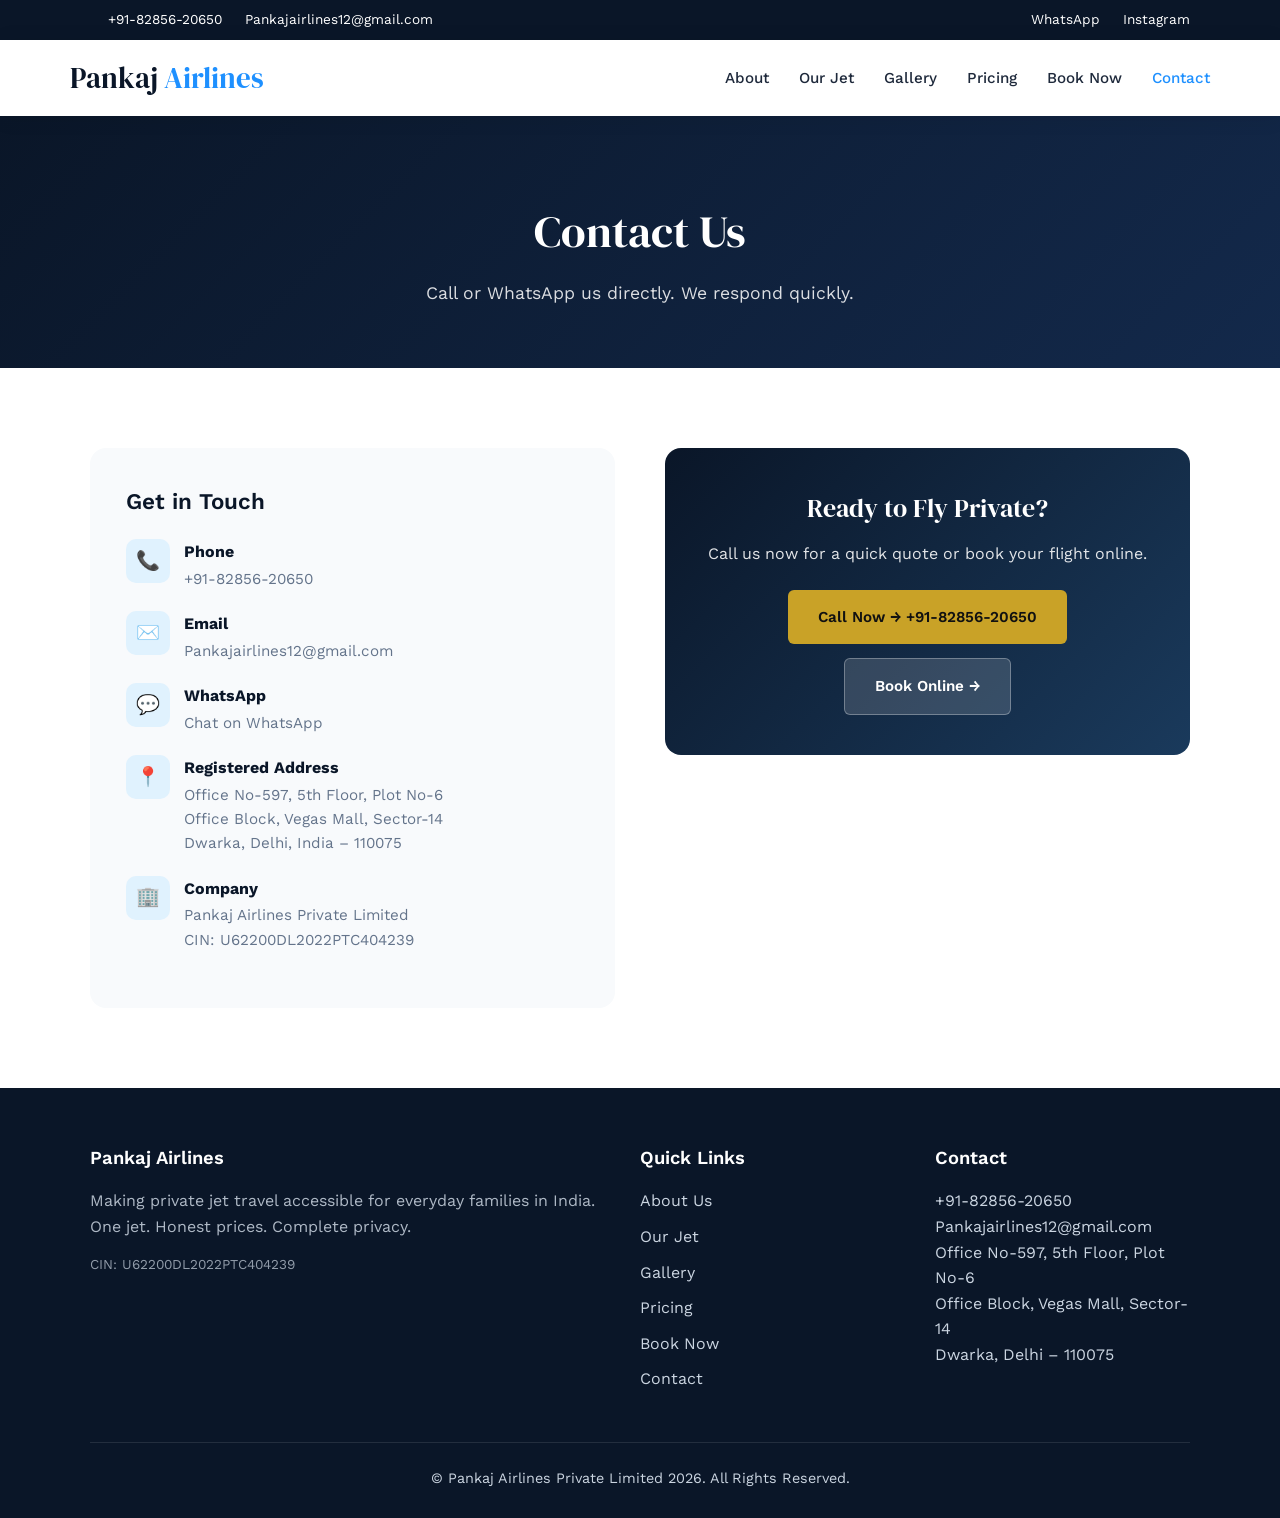
<file: contact.html>
<!DOCTYPE html>
<html lang="en">
<head>
  <meta charset="UTF-8">
  <meta name="viewport" content="width=device-width, initial-scale=1.0">
  <title>Contact – Pankaj Airlines</title>
  <link rel="preconnect" href="https://fonts.googleapis.com">
  <link rel="preconnect" href="https://fonts.gstatic.com" crossorigin>
  <link href="https://fonts.googleapis.com/css2?family=DM+Serif+Display&family=Work+Sans:wght@300;400;500;600;700&display=swap" rel="stylesheet">
  <style>
    :root {
      --primary: #0a1628;
      --accent: #1e90ff;
      --accent-dark: #0066cc;
      --gold: #c9a227;
      --light: #f8fafc;
      --text: #1e293b;
      --muted: #64748b;
    }
    * { margin: 0; padding: 0; box-sizing: border-box; }
    body { font-family: 'Work Sans', sans-serif; color: var(--text); line-height: 1.6; background: #fff; }
    h1, h2, h3 { font-family: 'DM Serif Display', serif; font-weight: 400; }
    a { text-decoration: none; color: inherit; }
    img { max-width: 100%; display: block; }
    .container { width: 100%; max-width: 1140px; margin: 0 auto; padding: 0 20px; }

    .top-bar { background: var(--primary); color: #fff; font-size: 0.85rem; padding: 9px 0; }
    .top-bar .container { display: flex; justify-content: space-between; align-items: center; flex-wrap: wrap; gap: 10px; }
    .top-bar a { color: #fff; margin-left: 18px; transition: opacity 0.2s; }
    .top-bar a:hover { opacity: 0.8; }

    header { background: rgba(255,255,255,0.97); backdrop-filter: blur(10px); box-shadow: 0 2px 20px rgba(0,0,0,0.08); position: sticky; top: 0; z-index: 1000; }
    .nav-wrap { display: flex; justify-content: space-between; align-items: center; padding: 15px 0; }
    .logo { font-family: 'DM Serif Display', serif; font-size: 1.8rem; color: var(--primary); }
    .logo span { color: var(--accent); }
    nav ul { display: flex; list-style: none; gap: 30px; }
    nav a { font-weight: 500; font-size: 0.95rem; transition: color 0.2s; }
    nav a:hover, nav a.active { color: var(--accent); }
    .menu-toggle { display: none; background: none; border: none; font-size: 1.6rem; cursor: pointer; }

    .page-hero { background: linear-gradient(135deg, #0a1628 0%, #13294b 100%); color: #fff; padding: 80px 0 60px; text-align: center; }
    .page-hero h1 { font-size: 2.8rem; margin-bottom: 12px; }
    .page-hero p { opacity: 0.85; font-size: 1.1rem; max-width: 600px; margin: 0 auto; }

    .btn { display: inline-flex; align-items: center; gap: 8px; background: var(--accent); color: #fff; padding: 15px 30px; border-radius: 6px; font-weight: 600; font-size: 0.95rem; transition: all 0.25s; border: none; cursor: pointer; }
    .btn:hover { background: var(--accent-dark); transform: translateY(-2px); }
    .btn-gold { background: var(--gold); color: #111; }
    .btn-gold:hover { background: #b8921f; }

    section { padding: 80px 0; }
    .contact-grid { display: grid; grid-template-columns: 1fr 1fr; gap: 50px; align-items: start; }
    .contact-card { background: #f8fafc; border-radius: 16px; padding: 36px; }
    .contact-card h3 { font-size: 1.4rem; color: var(--primary); margin-bottom: 20px; font-family: 'Work Sans', sans-serif; font-weight: 600; }
    .contact-item { display: flex; gap: 14px; margin-bottom: 20px; align-items: flex-start; }
    .contact-item .icon { width: 44px; height: 44px; background: #e0f2fe; color: var(--accent); border-radius: 10px; display: flex; align-items: center; justify-content: center; font-size: 1.2rem; flex-shrink: 0; }
    .contact-item strong { display: block; color: var(--primary); margin-bottom: 2px; }
    .contact-item p { color: var(--muted); font-size: 0.95rem; }
    .cta-box { background: linear-gradient(135deg, #0a1628, #1a3a5c); color: #fff; border-radius: 16px; padding: 40px; text-align: center; }
    .cta-box h3 { font-size: 1.6rem; margin-bottom: 12px; }
    .cta-box p { opacity: 0.88; margin-bottom: 24px; }

    footer { background: var(--primary); color: #cbd5e1; padding: 55px 0 28px; }
    .footer-grid { display: grid; grid-template-columns: 2fr 1fr 1fr; gap: 40px; margin-bottom: 40px; }
    .footer-col h4 { color: #fff; font-size: 1.15rem; margin-bottom: 16px; font-family: 'Work Sans', sans-serif; font-weight: 600; }
    .footer-col ul { list-style: none; }
    .footer-col li { margin-bottom: 10px; }
    .footer-col a:hover { color: var(--accent); }
    .copyright { border-top: 1px solid rgba(255,255,255,0.1); padding-top: 24px; text-align: center; font-size: 0.9rem; }

    @media (max-width: 900px) {
      .contact-grid { grid-template-columns: 1fr; }
      .footer-grid { grid-template-columns: 1fr 1fr; }
      nav ul { display: none; }
      .menu-toggle { display: block; }
      nav ul.active { display: flex; flex-direction: column; position: absolute; top: 100%; left: 0; right: 0; background: #fff; padding: 22px; box-shadow: 0 12px 25px rgba(0,0,0,0.1); }
    }
    @media (max-width: 600px) { .footer-grid { grid-template-columns: 1fr; } .page-hero h1 { font-size: 2.1rem; } }
  </style>
</head>
<body>
  <div class="top-bar">
    <div class="container">
      <div>
        <a href="tel:+918285620650">+91-82856-20650</a>
        <a href="mailto:Pankajairlines12@gmail.com">Pankajairlines12@gmail.com</a>
      </div>
      <div>
        <a href="https://wa.me/918285620650" target="_blank">WhatsApp</a>
        <a href="#">Instagram</a>
      </div>
    </div>
  </div>

  <header>
    <div class="container nav-wrap">
      <a href="index.html" class="logo">Pankaj <span>Airlines</span></a>
      <button class="menu-toggle" onclick="document.querySelector('nav ul').classList.toggle('active')">☰</button>
      <nav>
        <ul>
          <li><a href="about.html">About</a></li>
          <li><a href="our-jet.html">Our Jet</a></li>
          <li><a href="gallery.html">Gallery</a></li>
          <li><a href="pricing.html">Pricing</a></li>
          <li><a href="booking.html">Book Now</a></li>
          <li><a href="contact.html" class="active">Contact</a></li>
        </ul>
      </nav>
    </div>
  </header>

  <div class="page-hero">
    <div class="container">
      <h1>Contact Us</h1>
      <p>Call or WhatsApp us directly. We respond quickly.</p>
    </div>
  </div>

  <section>
    <div class="container">
      <div class="contact-grid">
        <div class="contact-card">
          <h3>Get in Touch</h3>
          <div class="contact-item">
            <div class="icon">📞</div>
            <div>
              <strong>Phone</strong>
              <p><a href="tel:+918285620650">+91-82856-20650</a></p>
            </div>
          </div>
          <div class="contact-item">
            <div class="icon">✉️</div>
            <div>
              <strong>Email</strong>
              <p><a href="mailto:Pankajairlines12@gmail.com">Pankajairlines12@gmail.com</a></p>
            </div>
          </div>
          <div class="contact-item">
            <div class="icon">💬</div>
            <div>
              <strong>WhatsApp</strong>
              <p><a href="https://wa.me/918285620650" target="_blank">Chat on WhatsApp</a></p>
            </div>
          </div>
          <div class="contact-item">
            <div class="icon">📍</div>
            <div>
              <strong>Registered Address</strong>
              <p>Office No-597, 5th Floor, Plot No-6<br>Office Block, Vegas Mall, Sector-14<br>Dwarka, Delhi, India – 110075</p>
            </div>
          </div>
          <div class="contact-item">
            <div class="icon">🏢</div>
            <div>
              <strong>Company</strong>
              <p>Pankaj Airlines Private Limited<br>CIN: U62200DL2022PTC404239</p>
            </div>
          </div>
        </div>

        <div class="cta-box">
          <h3>Ready to Fly Private?</h3>
          <p>Call us now for a quick quote or book your flight online.</p>
          <a href="tel:+918285620650" class="btn btn-gold" style="margin-bottom:14px;">Call Now → +91-82856-20650</a>
          <br>
          <a href="booking.html" class="btn" style="background:rgba(255,255,255,0.15);border:1px solid rgba(255,255,255,0.3);">Book Online →</a>
        </div>
      </div>
    </div>
  </section>

  <footer>
    <div class="container">
      <div class="footer-grid">
        <div class="footer-col">
          <h4>Pankaj Airlines</h4>
          <p style="margin-bottom:14px;opacity:0.85;line-height:1.6;">Making private jet travel accessible for everyday families in India. One jet. Honest prices. Complete privacy.</p>
          <p style="font-size:0.85rem;opacity:0.7;">CIN: U62200DL2022PTC404239</p>
        </div>
        <div class="footer-col">
          <h4>Quick Links</h4>
          <ul>
            <li><a href="about.html">About Us</a></li>
            <li><a href="our-jet.html">Our Jet</a></li>
            <li><a href="gallery.html">Gallery</a></li>
            <li><a href="pricing.html">Pricing</a></li>
            <li><a href="booking.html">Book Now</a></li>
            <li><a href="contact.html">Contact</a></li>
          </ul>
        </div>
        <div class="footer-col">
          <h4>Contact</h4>
          <p>+91-82856-20650</p>
          <p>Pankajairlines12@gmail.com</p>
          <p>Office No-597, 5th Floor, Plot No-6<br>Office Block, Vegas Mall, Sector-14<br>Dwarka, Delhi – 110075</p>
        </div>
      </div>
      <div class="copyright">© Pankaj Airlines Private Limited 2026. All Rights Reserved.</div>
    </div>
  </footer>
</body>
</html>
</file>
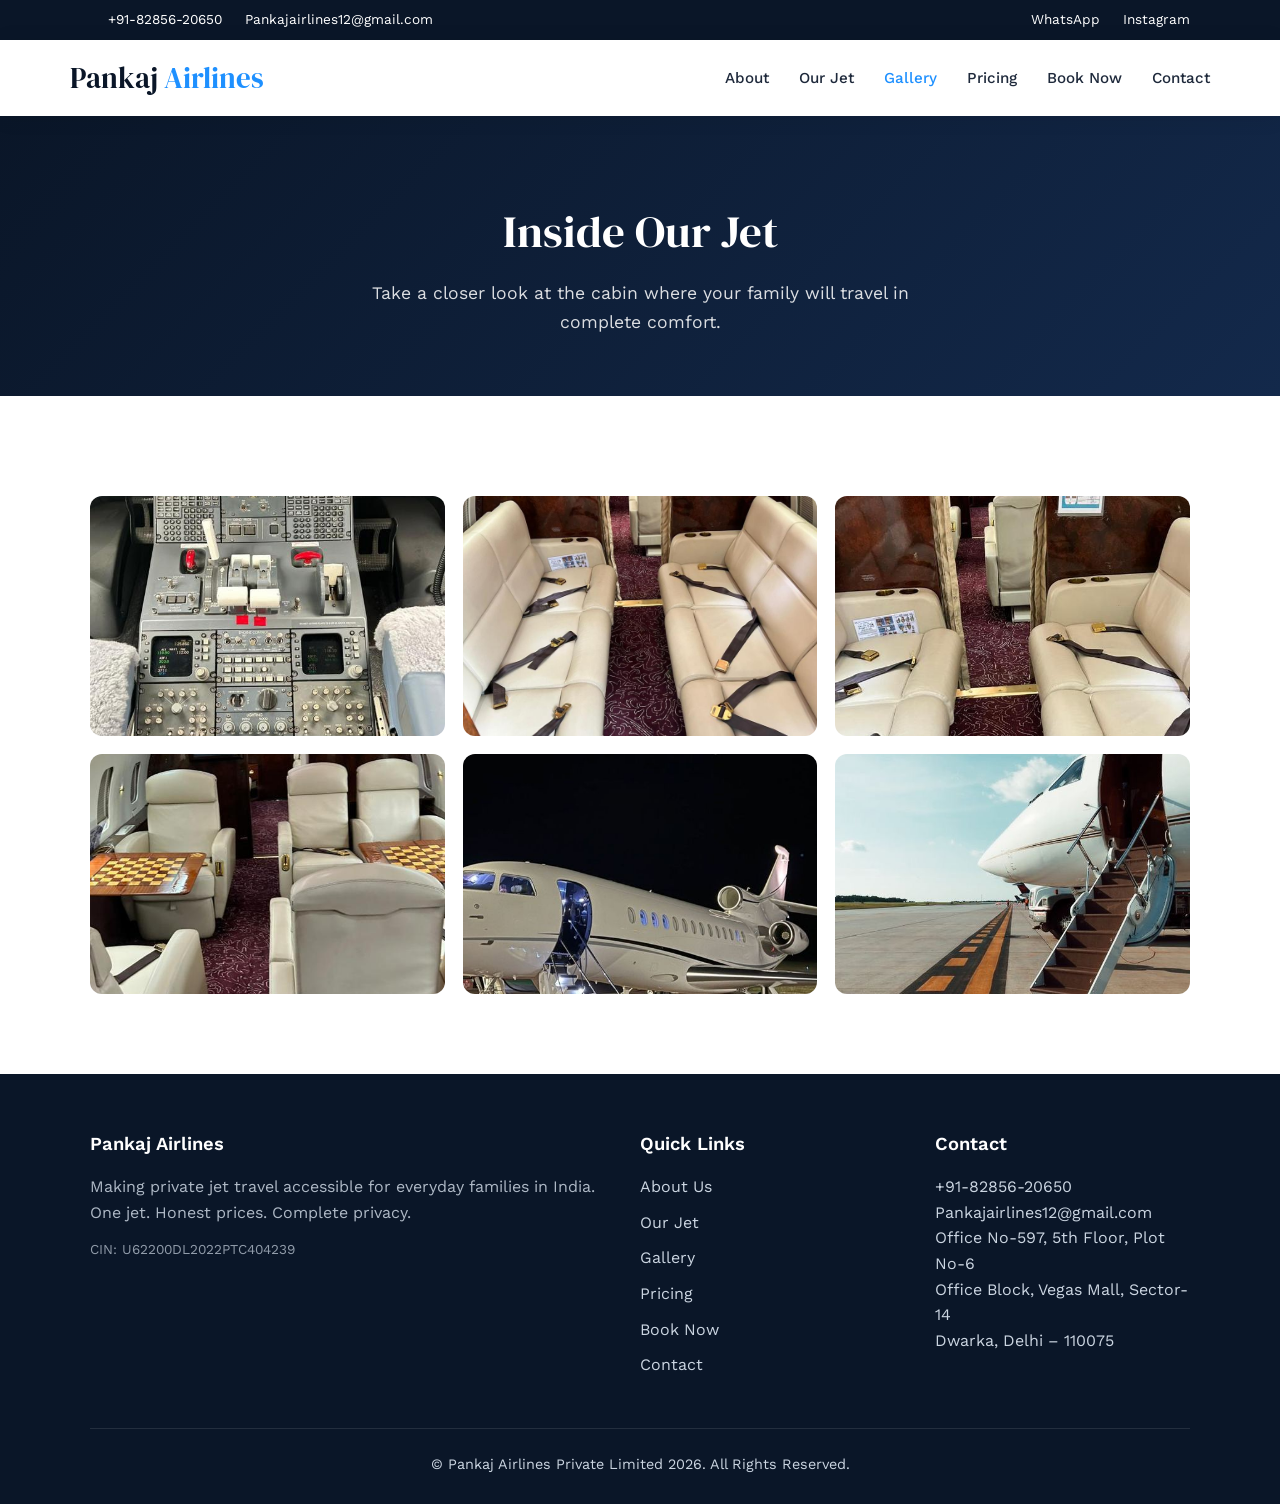
<file: gallery.html>
<!DOCTYPE html>
<html lang="en">
<head>
  <meta charset="UTF-8">
  <meta name="viewport" content="width=device-width, initial-scale=1.0">
  <title>Gallery – Pankaj Airlines</title>
  <link rel="preconnect" href="https://fonts.googleapis.com">
  <link rel="preconnect" href="https://fonts.gstatic.com" crossorigin>
  <link href="https://fonts.googleapis.com/css2?family=DM+Serif+Display&family=Work+Sans:wght@300;400;500;600;700&display=swap" rel="stylesheet">
  <style>
    :root {
      --primary: #0a1628;
      --accent: #1e90ff;
      --accent-dark: #0066cc;
      --gold: #c9a227;
      --light: #f8fafc;
      --text: #1e293b;
      --muted: #64748b;
    }
    * { margin: 0; padding: 0; box-sizing: border-box; }
    body { font-family: 'Work Sans', sans-serif; color: var(--text); line-height: 1.6; background: #fff; }
    h1, h2, h3 { font-family: 'DM Serif Display', serif; font-weight: 400; }
    a { text-decoration: none; color: inherit; }
    img { max-width: 100%; display: block; }
    .container { width: 100%; max-width: 1140px; margin: 0 auto; padding: 0 20px; }

    .top-bar { background: var(--primary); color: #fff; font-size: 0.85rem; padding: 9px 0; }
    .top-bar .container { display: flex; justify-content: space-between; align-items: center; flex-wrap: wrap; gap: 10px; }
    .top-bar a { color: #fff; margin-left: 18px; transition: opacity 0.2s; }
    .top-bar a:hover { opacity: 0.8; }

    header { background: rgba(255,255,255,0.97); backdrop-filter: blur(10px); box-shadow: 0 2px 20px rgba(0,0,0,0.08); position: sticky; top: 0; z-index: 1000; }
    .nav-wrap { display: flex; justify-content: space-between; align-items: center; padding: 15px 0; }
    .logo { font-family: 'DM Serif Display', serif; font-size: 1.8rem; color: var(--primary); }
    .logo span { color: var(--accent); }
    nav ul { display: flex; list-style: none; gap: 30px; }
    nav a { font-weight: 500; font-size: 0.95rem; transition: color 0.2s; }
    nav a:hover, nav a.active { color: var(--accent); }
    .menu-toggle { display: none; background: none; border: none; font-size: 1.6rem; cursor: pointer; }

    .page-hero { background: linear-gradient(135deg, #0a1628 0%, #13294b 100%); color: #fff; padding: 80px 0 60px; text-align: center; }
    .page-hero h1 { font-size: 2.8rem; margin-bottom: 12px; }
    .page-hero p { opacity: 0.85; font-size: 1.1rem; max-width: 600px; margin: 0 auto; }

    section { padding: 80px 0; }
    .section-title { text-align: center; margin-bottom: 48px; }
    .section-title h2 { font-size: 2.2rem; color: var(--primary); margin-bottom: 14px; }
    .section-title .line { width: 60px; height: 3px; background: var(--accent); margin: 0 auto 16px; }
    .section-title p { color: var(--muted); max-width: 580px; margin: 0 auto; font-size: 1.05rem; }

    .gallery-grid { display: grid; grid-template-columns: repeat(3, 1fr); gap: 18px; margin-top: 20px; }
    .gallery-grid img { width: 100%; height: 240px; object-fit: cover; border-radius: 12px; transition: transform 0.35s; cursor: pointer; }
    .gallery-grid img:hover { transform: scale(1.03); }

    footer { background: var(--primary); color: #cbd5e1; padding: 55px 0 28px; }
    .footer-grid { display: grid; grid-template-columns: 2fr 1fr 1fr; gap: 40px; margin-bottom: 40px; }
    .footer-col h4 { color: #fff; font-size: 1.15rem; margin-bottom: 16px; font-family: 'Work Sans', sans-serif; font-weight: 600; }
    .footer-col ul { list-style: none; }
    .footer-col li { margin-bottom: 10px; }
    .footer-col a:hover { color: var(--accent); }
    .copyright { border-top: 1px solid rgba(255,255,255,0.1); padding-top: 24px; text-align: center; font-size: 0.9rem; }

    @media (max-width: 900px) {
      .gallery-grid { grid-template-columns: 1fr 1fr; }
      .gallery-grid img { height: 220px; }
      .footer-grid { grid-template-columns: 1fr 1fr; }
      nav ul { display: none; }
      .menu-toggle { display: block; }
      nav ul.active { display: flex; flex-direction: column; position: absolute; top: 100%; left: 0; right: 0; background: #fff; padding: 22px; box-shadow: 0 12px 25px rgba(0,0,0,0.1); }
    }
    @media (max-width: 600px) {
      .gallery-grid { grid-template-columns: 1fr; }
      .footer-grid { grid-template-columns: 1fr; }
      .page-hero h1 { font-size: 2.1rem; }
    }
  </style>
</head>
<body>
  <div class="top-bar">
    <div class="container">
      <div>
        <a href="tel:+918285620650">+91-82856-20650</a>
        <a href="mailto:Pankajairlines12@gmail.com">Pankajairlines12@gmail.com</a>
      </div>
      <div>
        <a href="https://wa.me/918285620650" target="_blank">WhatsApp</a>
        <a href="#">Instagram</a>
      </div>
    </div>
  </div>

  <header>
    <div class="container nav-wrap">
      <a href="index.html" class="logo">Pankaj <span>Airlines</span></a>
      <button class="menu-toggle" onclick="document.querySelector('nav ul').classList.toggle('active')">☰</button>
      <nav>
        <ul>
          <li><a href="about.html">About</a></li>
          <li><a href="our-jet.html">Our Jet</a></li>
          <li><a href="gallery.html" class="active">Gallery</a></li>
          <li><a href="pricing.html">Pricing</a></li>
          <li><a href="booking.html">Book Now</a></li>
          <li><a href="contact.html">Contact</a></li>
        </ul>
      </nav>
    </div>
  </header>

  <div class="page-hero">
    <div class="container">
      <h1>Inside Our Jet</h1>
      <p>Take a closer look at the cabin where your family will travel in complete comfort.</p>
    </div>
  </div>

  <section>
    <div class="container">
      <div class="gallery-grid">
        <img src="flight.jpeg" alt="Cabin view with leather seats and tables">
        <img src="flight1.jpeg" alt="Aisle view of the private jet">
        <img src="flight2.jpeg" alt="Facing leather seats">
        <img src="flight3.jpeg" alt="Cockpit of our private jet">
        <img src="flight4.jpg" alt="Luxury seating area">
        <img src="flight5.jpeg" alt="Cabin atmosphere">
      </div>
    </div>
  </section>

  <footer>
    <div class="container">
      <div class="footer-grid">
        <div class="footer-col">
          <h4>Pankaj Airlines</h4>
          <p style="margin-bottom:14px;opacity:0.85;line-height:1.6;">Making private jet travel accessible for everyday families in India. One jet. Honest prices. Complete privacy.</p>
          <p style="font-size:0.85rem;opacity:0.7;">CIN: U62200DL2022PTC404239</p>
        </div>
        <div class="footer-col">
          <h4>Quick Links</h4>
          <ul>
            <li><a href="about.html">About Us</a></li>
            <li><a href="our-jet.html">Our Jet</a></li>
            <li><a href="gallery.html">Gallery</a></li>
            <li><a href="pricing.html">Pricing</a></li>
            <li><a href="booking.html">Book Now</a></li>
            <li><a href="contact.html">Contact</a></li>
          </ul>
        </div>
        <div class="footer-col">
          <h4>Contact</h4>
          <p>+91-82856-20650</p>
          <p>Pankajairlines12@gmail.com</p>
          <p>Office No-597, 5th Floor, Plot No-6<br>Office Block, Vegas Mall, Sector-14<br>Dwarka, Delhi – 110075</p>
        </div>
      </div>
      <div class="copyright">© Pankaj Airlines Private Limited 2026. All Rights Reserved.</div>
    </div>
  </footer>
</body>
</html>
</file>
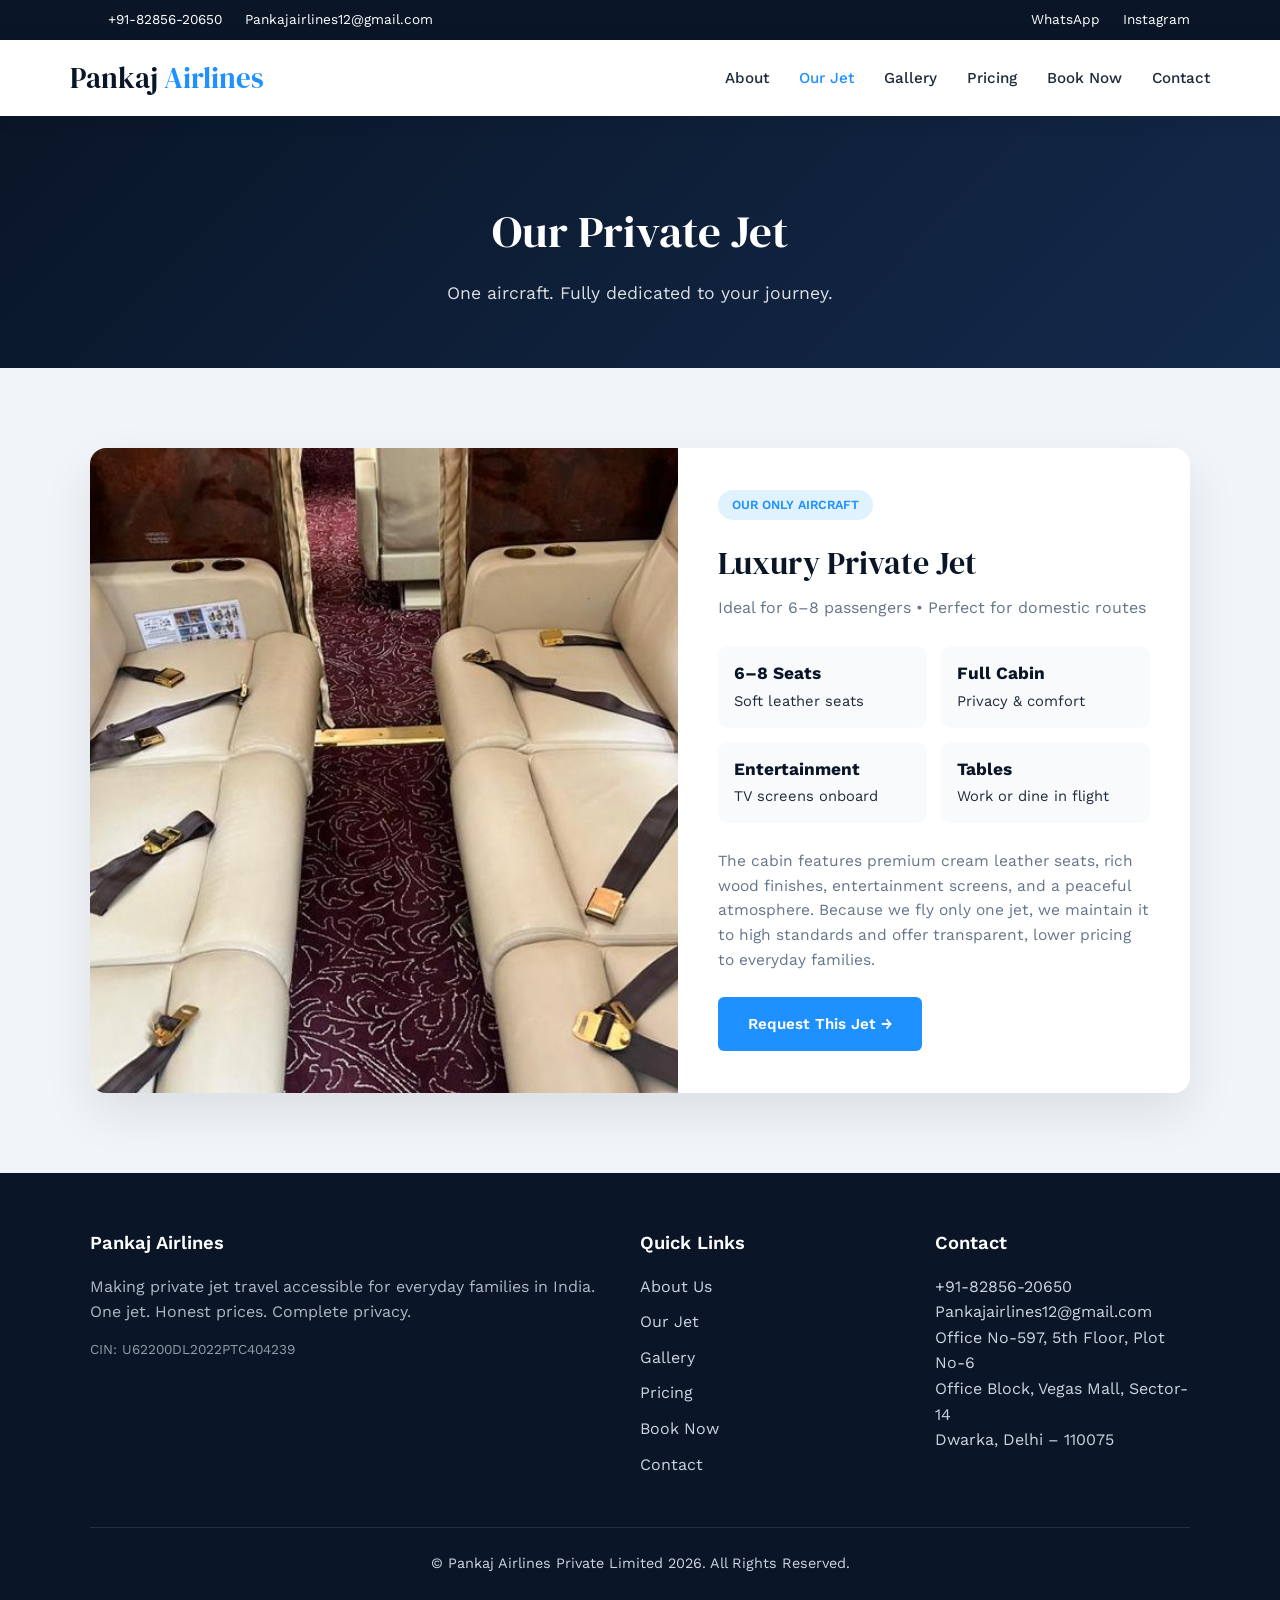
<file: our-jet.html>
<!DOCTYPE html>
<html lang="en">
<head>
  <meta charset="UTF-8">
  <meta name="viewport" content="width=device-width, initial-scale=1.0">
  <title>Our Private Jet – Pankaj Airlines</title>
  <link rel="preconnect" href="https://fonts.googleapis.com">
  <link rel="preconnect" href="https://fonts.gstatic.com" crossorigin>
  <link href="https://fonts.googleapis.com/css2?family=DM+Serif+Display&family=Work+Sans:wght@300;400;500;600;700&display=swap" rel="stylesheet">
  <style>
    :root {
      --primary: #0a1628;
      --accent: #1e90ff;
      --accent-dark: #0066cc;
      --gold: #c9a227;
      --light: #f8fafc;
      --text: #1e293b;
      --muted: #64748b;
    }
    * { margin: 0; padding: 0; box-sizing: border-box; }
    body { font-family: 'Work Sans', sans-serif; color: var(--text); line-height: 1.6; background: #fff; }
    h1, h2, h3 { font-family: 'DM Serif Display', serif; font-weight: 400; }
    a { text-decoration: none; color: inherit; }
    img { max-width: 100%; display: block; }
    .container { width: 100%; max-width: 1140px; margin: 0 auto; padding: 0 20px; }

    .top-bar { background: var(--primary); color: #fff; font-size: 0.85rem; padding: 9px 0; }
    .top-bar .container { display: flex; justify-content: space-between; align-items: center; flex-wrap: wrap; gap: 10px; }
    .top-bar a { color: #fff; margin-left: 18px; transition: opacity 0.2s; }
    .top-bar a:hover { opacity: 0.8; }

    header { background: rgba(255,255,255,0.97); backdrop-filter: blur(10px); box-shadow: 0 2px 20px rgba(0,0,0,0.08); position: sticky; top: 0; z-index: 1000; }
    .nav-wrap { display: flex; justify-content: space-between; align-items: center; padding: 15px 0; }
    .logo { font-family: 'DM Serif Display', serif; font-size: 1.8rem; color: var(--primary); }
    .logo span { color: var(--accent); }
    nav ul { display: flex; list-style: none; gap: 30px; }
    nav a { font-weight: 500; font-size: 0.95rem; transition: color 0.2s; }
    nav a:hover, nav a.active { color: var(--accent); }
    .menu-toggle { display: none; background: none; border: none; font-size: 1.6rem; cursor: pointer; }

    .page-hero { background: linear-gradient(135deg, #0a1628 0%, #13294b 100%); color: #fff; padding: 80px 0 60px; text-align: center; }
    .page-hero h1 { font-size: 2.8rem; margin-bottom: 12px; }
    .page-hero p { opacity: 0.85; font-size: 1.1rem; max-width: 600px; margin: 0 auto; }

    .btn { display: inline-flex; align-items: center; gap: 8px; background: var(--accent); color: #fff; padding: 15px 30px; border-radius: 6px; font-weight: 600; font-size: 0.95rem; transition: all 0.25s; border: none; cursor: pointer; }
    .btn:hover { background: var(--accent-dark); transform: translateY(-2px); }
    .btn-gold { background: var(--gold); color: #111; }
    .btn-gold:hover { background: #b8921f; }

    section { padding: 80px 0; }
    .section-title { text-align: center; margin-bottom: 48px; }
    .section-title h2 { font-size: 2.2rem; color: var(--primary); margin-bottom: 14px; }
    .section-title .line { width: 60px; height: 3px; background: var(--accent); margin: 0 auto 16px; }
    .section-title p { color: var(--muted); max-width: 580px; margin: 0 auto; font-size: 1.05rem; }

    .jet-card { background: #fff; border-radius: 16px; overflow: hidden; box-shadow: 0 20px 50px rgba(0,0,0,0.09); display: grid; grid-template-columns: 1.15fr 1fr; }
    .jet-card > img { width: 100%; height: 100%; min-height: 480px; object-fit: cover; }
    .jet-info { padding: 42px 40px; }
    .jet-info h3 { font-size: 2rem; margin-bottom: 6px; color: var(--primary); }
    .jet-info .tag { display: inline-block; background: #e0f2fe; color: var(--accent); font-size: 0.78rem; font-weight: 600; padding: 5px 14px; border-radius: 20px; margin-bottom: 18px; }
    .jet-specs { display: grid; grid-template-columns: 1fr 1fr; gap: 14px; margin: 26px 0; }
    .spec { background: #f8fafc; padding: 14px 16px; border-radius: 10px; font-size: 0.92rem; }
    .spec strong { display: block; color: var(--primary); font-size: 1.08rem; margin-bottom: 2px; }

    footer { background: var(--primary); color: #cbd5e1; padding: 55px 0 28px; }
    .footer-grid { display: grid; grid-template-columns: 2fr 1fr 1fr; gap: 40px; margin-bottom: 40px; }
    .footer-col h4 { color: #fff; font-size: 1.15rem; margin-bottom: 16px; font-family: 'Work Sans', sans-serif; font-weight: 600; }
    .footer-col ul { list-style: none; }
    .footer-col li { margin-bottom: 10px; }
    .footer-col a:hover { color: var(--accent); }
    .copyright { border-top: 1px solid rgba(255,255,255,0.1); padding-top: 24px; text-align: center; font-size: 0.9rem; }

    @media (max-width: 900px) {
      .jet-card { grid-template-columns: 1fr; }
      .jet-card > img { min-height: 300px; }
      .footer-grid { grid-template-columns: 1fr 1fr; }
      nav ul { display: none; }
      .menu-toggle { display: block; }
      nav ul.active { display: flex; flex-direction: column; position: absolute; top: 100%; left: 0; right: 0; background: #fff; padding: 22px; box-shadow: 0 12px 25px rgba(0,0,0,0.1); }
    }
    @media (max-width: 600px) { .footer-grid { grid-template-columns: 1fr; } .page-hero h1 { font-size: 2.1rem; } }
  </style>
</head>
<body>
  <div class="top-bar">
    <div class="container">
      <div>
        <a href="tel:+918285620650">+91-82856-20650</a>
        <a href="mailto:Pankajairlines12@gmail.com">Pankajairlines12@gmail.com</a>
      </div>
      <div>
        <a href="https://wa.me/918285620650" target="_blank">WhatsApp</a>
        <a href="#">Instagram</a>
      </div>
    </div>
  </div>

  <header>
    <div class="container nav-wrap">
      <a href="index.html" class="logo">Pankaj <span>Airlines</span></a>
      <button class="menu-toggle" onclick="document.querySelector('nav ul').classList.toggle('active')">☰</button>
      <nav>
        <ul>
          <li><a href="about.html">About</a></li>
          <li><a href="our-jet.html" class="active">Our Jet</a></li>
          <li><a href="gallery.html">Gallery</a></li>
          <li><a href="pricing.html">Pricing</a></li>
          <li><a href="booking.html">Book Now</a></li>
          <li><a href="contact.html">Contact</a></li>
        </ul>
      </nav>
    </div>
  </header>

  <div class="page-hero">
    <div class="container">
      <h1>Our Private Jet</h1>
      <p>One aircraft. Fully dedicated to your journey.</p>
    </div>
  </div>

  <section style="background:#f1f5f9;">
    <div class="container">
      <div class="jet-card">
        <img src="flight1.jpeg" alt="Private jet cabin">
        <div class="jet-info">
          <div class="tag">OUR ONLY AIRCRAFT</div>
          <h3>Luxury Private Jet</h3>
          <p style="color:var(--muted);margin-bottom:6px;">Ideal for 6–8 passengers • Perfect for domestic routes</p>
          <div class="jet-specs">
            <div class="spec"><strong>6–8 Seats</strong> Soft leather seats</div>
            <div class="spec"><strong>Full Cabin</strong> Privacy &amp; comfort</div>
            <div class="spec"><strong>Entertainment</strong> TV screens onboard</div>
            <div class="spec"><strong>Tables</strong> Work or dine in flight</div>
          </div>
          <p style="font-size:0.97rem;color:var(--muted);line-height:1.6;">
            The cabin features premium cream leather seats, rich wood finishes, entertainment screens, and a peaceful atmosphere. Because we fly only one jet, we maintain it to high standards and offer transparent, lower pricing to everyday families.
          </p>
          <a href="booking.html" class="btn" style="margin-top:24px;">Request This Jet →</a>
        </div>
      </div>
    </div>
  </section>

  <footer>
    <div class="container">
      <div class="footer-grid">
        <div class="footer-col">
          <h4>Pankaj Airlines</h4>
          <p style="margin-bottom:14px;opacity:0.85;line-height:1.6;">Making private jet travel accessible for everyday families in India. One jet. Honest prices. Complete privacy.</p>
          <p style="font-size:0.85rem;opacity:0.7;">CIN: U62200DL2022PTC404239</p>
        </div>
        <div class="footer-col">
          <h4>Quick Links</h4>
          <ul>
            <li><a href="about.html">About Us</a></li>
            <li><a href="our-jet.html">Our Jet</a></li>
            <li><a href="gallery.html">Gallery</a></li>
            <li><a href="pricing.html">Pricing</a></li>
            <li><a href="booking.html">Book Now</a></li>
            <li><a href="contact.html">Contact</a></li>
          </ul>
        </div>
        <div class="footer-col">
          <h4>Contact</h4>
          <p>+91-82856-20650</p>
          <p>Pankajairlines12@gmail.com</p>
          <p>Office No-597, 5th Floor, Plot No-6<br>Office Block, Vegas Mall, Sector-14<br>Dwarka, Delhi – 110075</p>
        </div>
      </div>
      <div class="copyright">© Pankaj Airlines Private Limited 2026. All Rights Reserved.</div>
    </div>
  </footer>
</body>
</html>
</file>
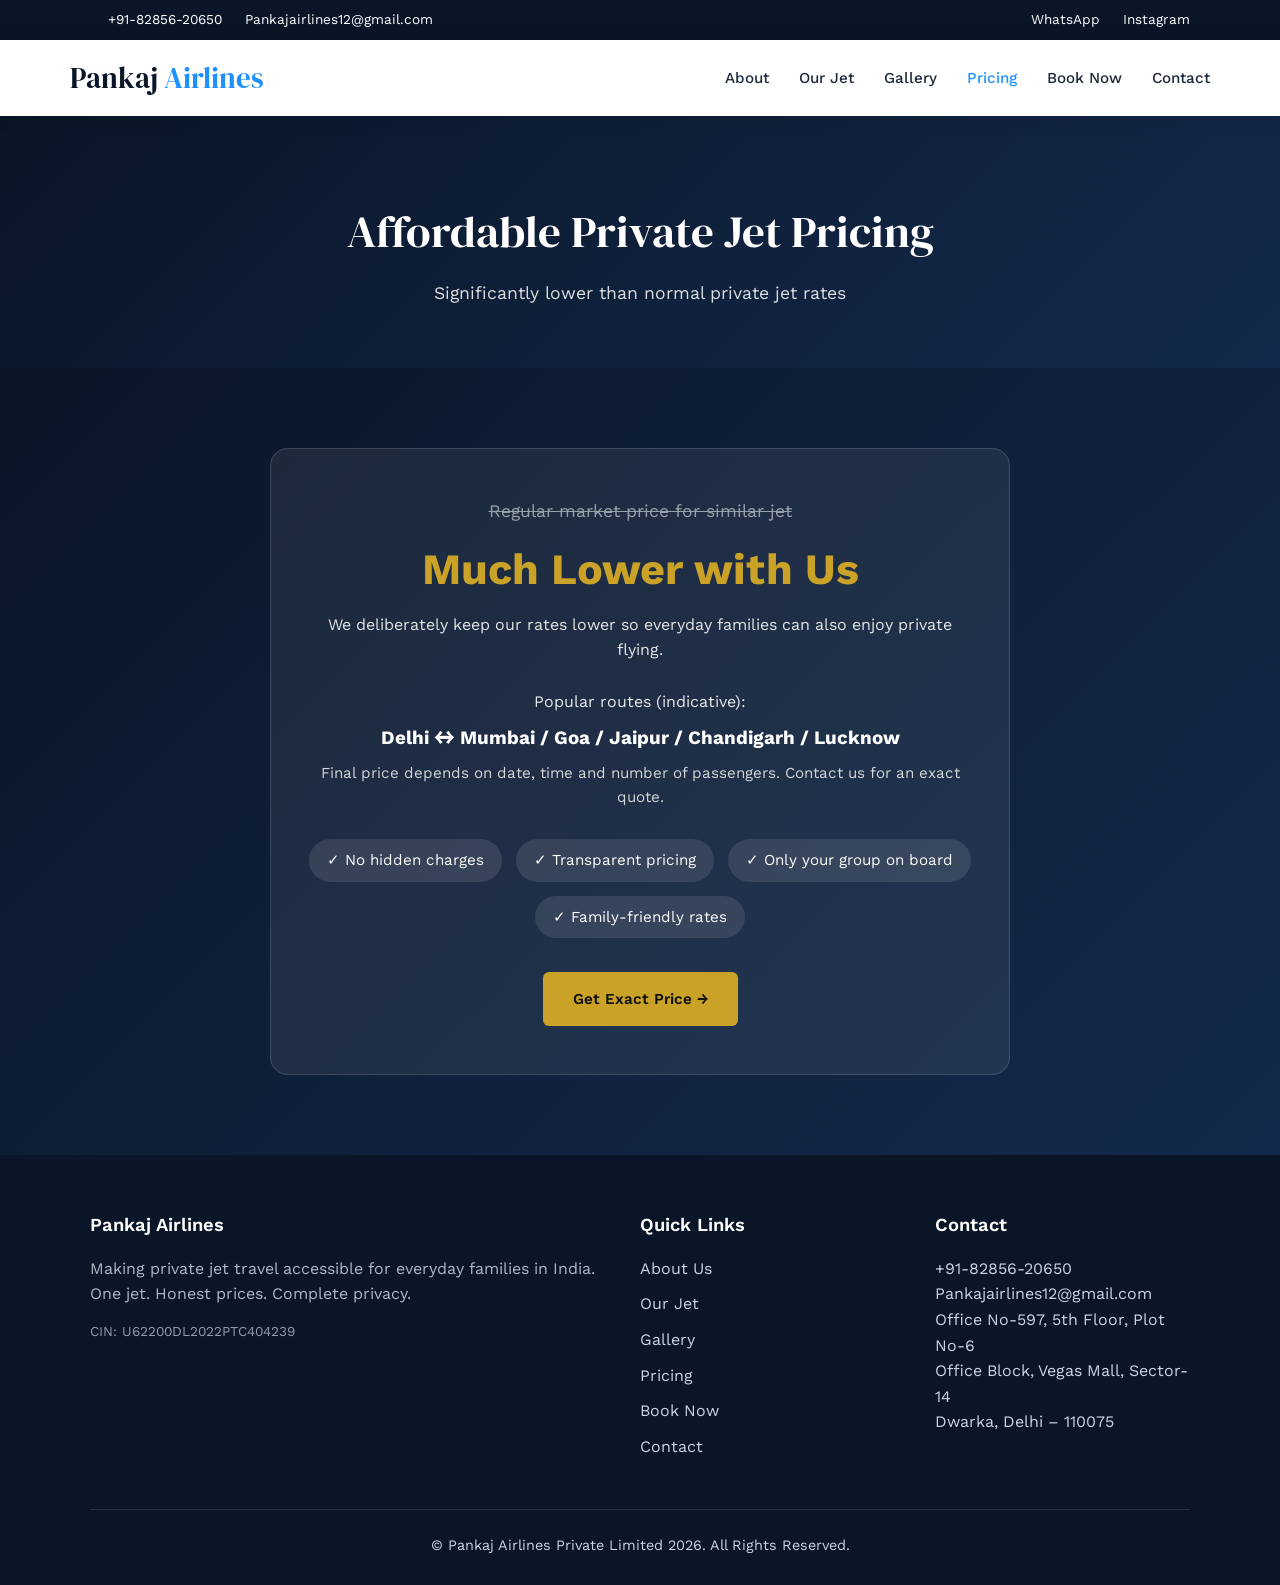
<file: pricing.html>
<!DOCTYPE html>
<html lang="en">
<head>
  <meta charset="UTF-8">
  <meta name="viewport" content="width=device-width, initial-scale=1.0">
  <title>Pricing – Pankaj Airlines</title>
  <link rel="preconnect" href="https://fonts.googleapis.com">
  <link rel="preconnect" href="https://fonts.gstatic.com" crossorigin>
  <link href="https://fonts.googleapis.com/css2?family=DM+Serif+Display&family=Work+Sans:wght@300;400;500;600;700&display=swap" rel="stylesheet">
  <style>
    :root {
      --primary: #0a1628;
      --accent: #1e90ff;
      --accent-dark: #0066cc;
      --gold: #c9a227;
      --light: #f8fafc;
      --text: #1e293b;
      --muted: #64748b;
    }
    * { margin: 0; padding: 0; box-sizing: border-box; }
    body { font-family: 'Work Sans', sans-serif; color: var(--text); line-height: 1.6; background: #fff; }
    h1, h2, h3 { font-family: 'DM Serif Display', serif; font-weight: 400; }
    a { text-decoration: none; color: inherit; }
    img { max-width: 100%; display: block; }
    .container { width: 100%; max-width: 1140px; margin: 0 auto; padding: 0 20px; }

    .top-bar { background: var(--primary); color: #fff; font-size: 0.85rem; padding: 9px 0; }
    .top-bar .container { display: flex; justify-content: space-between; align-items: center; flex-wrap: wrap; gap: 10px; }
    .top-bar a { color: #fff; margin-left: 18px; transition: opacity 0.2s; }
    .top-bar a:hover { opacity: 0.8; }

    header { background: rgba(255,255,255,0.97); backdrop-filter: blur(10px); box-shadow: 0 2px 20px rgba(0,0,0,0.08); position: sticky; top: 0; z-index: 1000; }
    .nav-wrap { display: flex; justify-content: space-between; align-items: center; padding: 15px 0; }
    .logo { font-family: 'DM Serif Display', serif; font-size: 1.8rem; color: var(--primary); }
    .logo span { color: var(--accent); }
    nav ul { display: flex; list-style: none; gap: 30px; }
    nav a { font-weight: 500; font-size: 0.95rem; transition: color 0.2s; }
    nav a:hover, nav a.active { color: var(--accent); }
    .menu-toggle { display: none; background: none; border: none; font-size: 1.6rem; cursor: pointer; }

    .page-hero { background: linear-gradient(135deg, #0a1628 0%, #13294b 100%); color: #fff; padding: 80px 0 60px; text-align: center; }
    .page-hero h1 { font-size: 2.8rem; margin-bottom: 12px; }
    .page-hero p { opacity: 0.85; font-size: 1.1rem; max-width: 600px; margin: 0 auto; }

    .btn { display: inline-flex; align-items: center; gap: 8px; background: var(--accent); color: #fff; padding: 15px 30px; border-radius: 6px; font-weight: 600; font-size: 0.95rem; transition: all 0.25s; border: none; cursor: pointer; }
    .btn:hover { background: var(--accent-dark); transform: translateY(-2px); }
    .btn-gold { background: var(--gold); color: #111; }
    .btn-gold:hover { background: #b8921f; }

    section { padding: 80px 0; }
    .section-title { text-align: center; margin-bottom: 48px; }
    .section-title h2 { font-size: 2.2rem; color: var(--primary); margin-bottom: 14px; }
    .section-title .line { width: 60px; height: 3px; background: var(--accent); margin: 0 auto 16px; }
    .section-title p { color: var(--muted); max-width: 580px; margin: 0 auto; font-size: 1.05rem; }

    .pricing-section { background: linear-gradient(135deg, #0a1628 0%, #13294b 100%); color: #fff; text-align: center; }
    .pricing-section h2 { color: #fff; }
    .pricing-section .line { background: var(--gold); }
    .price-box { background: rgba(255,255,255,0.07); border: 1px solid rgba(255,255,255,0.14); border-radius: 18px; padding: 48px 36px; max-width: 740px; margin: 0 auto; }
    .price-box .old { text-decoration: line-through; opacity: 0.55; font-size: 1.1rem; }
    .price-box .new { font-size: 2.7rem; font-weight: 700; color: var(--gold); margin: 10px 0 8px; }
    .price-box .note { font-size: 1rem; opacity: 0.88; margin-bottom: 26px; }
    .price-features { display: flex; flex-wrap: wrap; justify-content: center; gap: 14px; margin-top: 30px; font-size: 0.95rem; }
    .price-features span { background: rgba(255,255,255,0.1); padding: 9px 18px; border-radius: 30px; }

    footer { background: var(--primary); color: #cbd5e1; padding: 55px 0 28px; }
    .footer-grid { display: grid; grid-template-columns: 2fr 1fr 1fr; gap: 40px; margin-bottom: 40px; }
    .footer-col h4 { color: #fff; font-size: 1.15rem; margin-bottom: 16px; font-family: 'Work Sans', sans-serif; font-weight: 600; }
    .footer-col ul { list-style: none; }
    .footer-col li { margin-bottom: 10px; }
    .footer-col a:hover { color: var(--accent); }
    .copyright { border-top: 1px solid rgba(255,255,255,0.1); padding-top: 24px; text-align: center; font-size: 0.9rem; }

    @media (max-width: 900px) {
      .footer-grid { grid-template-columns: 1fr 1fr; }
      nav ul { display: none; }
      .menu-toggle { display: block; }
      nav ul.active { display: flex; flex-direction: column; position: absolute; top: 100%; left: 0; right: 0; background: #fff; padding: 22px; box-shadow: 0 12px 25px rgba(0,0,0,0.1); }
    }
    @media (max-width: 600px) { .footer-grid { grid-template-columns: 1fr; } .page-hero h1 { font-size: 2.1rem; } }
  </style>
</head>
<body>
  <div class="top-bar">
    <div class="container">
      <div>
        <a href="tel:+918285620650">+91-82856-20650</a>
        <a href="mailto:Pankajairlines12@gmail.com">Pankajairlines12@gmail.com</a>
      </div>
      <div>
        <a href="https://wa.me/918285620650" target="_blank">WhatsApp</a>
        <a href="#">Instagram</a>
      </div>
    </div>
  </div>

  <header>
    <div class="container nav-wrap">
      <a href="index.html" class="logo">Pankaj <span>Airlines</span></a>
      <button class="menu-toggle" onclick="document.querySelector('nav ul').classList.toggle('active')">☰</button>
      <nav>
        <ul>
          <li><a href="about.html">About</a></li>
          <li><a href="our-jet.html">Our Jet</a></li>
          <li><a href="gallery.html">Gallery</a></li>
          <li><a href="pricing.html" class="active">Pricing</a></li>
          <li><a href="booking.html">Book Now</a></li>
          <li><a href="contact.html">Contact</a></li>
        </ul>
      </nav>
    </div>
  </header>

  <div class="page-hero">
    <div class="container">
      <h1>Affordable Private Jet Pricing</h1>
      <p>Significantly lower than normal private jet rates</p>
    </div>
  </div>

  <section class="pricing-section">
    <div class="container">
      <div class="price-box">
        <div class="old">Regular market price for similar jet</div>
        <div class="new">Much Lower with Us</div>
        <div class="note">We deliberately keep our rates lower so everyday families can also enjoy private flying.</div>
        <p style="opacity:0.9;margin-bottom:8px;">Popular routes (indicative):</p>
        <p style="font-size:1.18rem;margin-bottom:8px;"><strong>Delhi ↔ Mumbai / Goa / Jaipur / Chandigarh / Lucknow</strong></p>
        <p style="opacity:0.8;font-size:0.95rem;">Final price depends on date, time and number of passengers. Contact us for an exact quote.</p>
        <div class="price-features">
          <span>✓ No hidden charges</span>
          <span>✓ Transparent pricing</span>
          <span>✓ Only your group on board</span>
          <span>✓ Family-friendly rates</span>
        </div>
        <a href="booking.html" class="btn btn-gold" style="margin-top:34px;">Get Exact Price →</a>
      </div>
    </div>
  </section>

  <footer>
    <div class="container">
      <div class="footer-grid">
        <div class="footer-col">
          <h4>Pankaj Airlines</h4>
          <p style="margin-bottom:14px;opacity:0.85;line-height:1.6;">Making private jet travel accessible for everyday families in India. One jet. Honest prices. Complete privacy.</p>
          <p style="font-size:0.85rem;opacity:0.7;">CIN: U62200DL2022PTC404239</p>
        </div>
        <div class="footer-col">
          <h4>Quick Links</h4>
          <ul>
            <li><a href="about.html">About Us</a></li>
            <li><a href="our-jet.html">Our Jet</a></li>
            <li><a href="gallery.html">Gallery</a></li>
            <li><a href="pricing.html">Pricing</a></li>
            <li><a href="booking.html">Book Now</a></li>
            <li><a href="contact.html">Contact</a></li>
          </ul>
        </div>
        <div class="footer-col">
          <h4>Contact</h4>
          <p>+91-82856-20650</p>
          <p>Pankajairlines12@gmail.com</p>
          <p>Office No-597, 5th Floor, Plot No-6<br>Office Block, Vegas Mall, Sector-14<br>Dwarka, Delhi – 110075</p>
        </div>
      </div>
      <div class="copyright">© Pankaj Airlines Private Limited 2026. All Rights Reserved.</div>
    </div>
  </footer>
</body>
</html>
</file>
